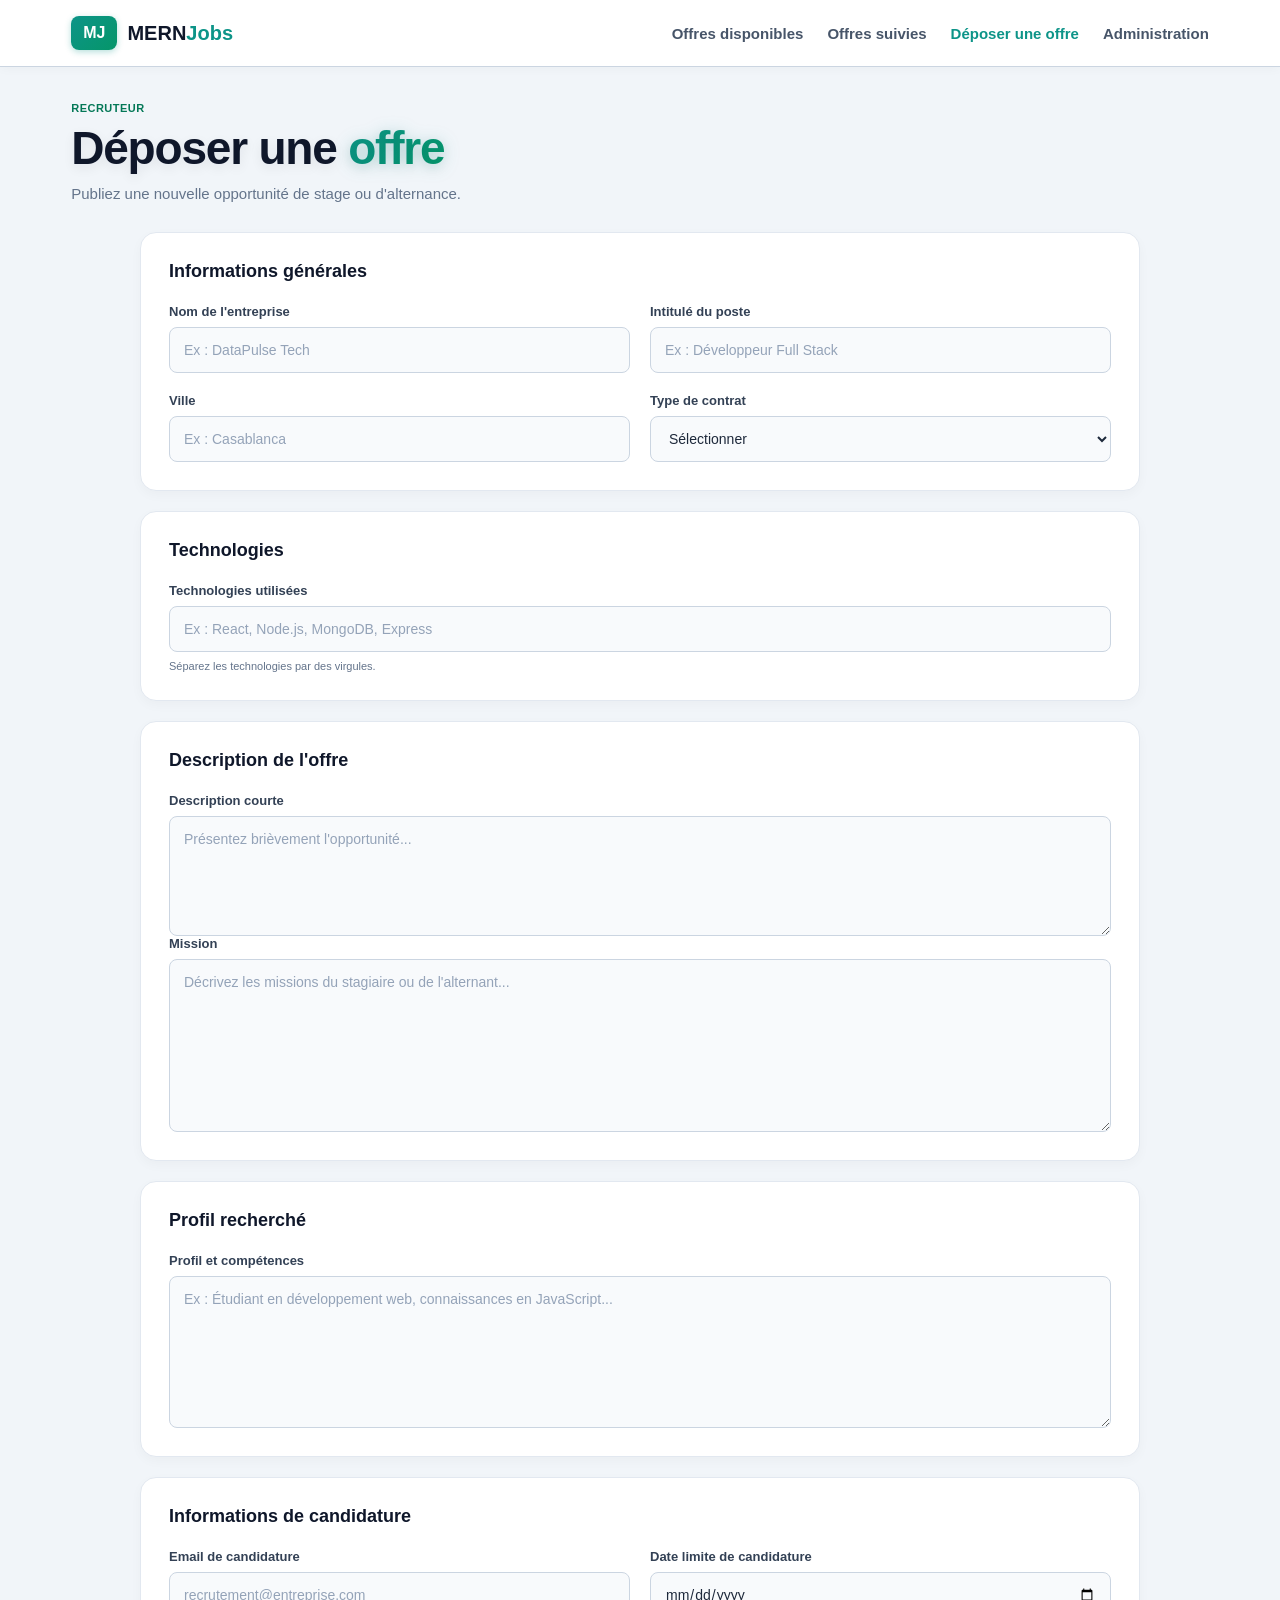
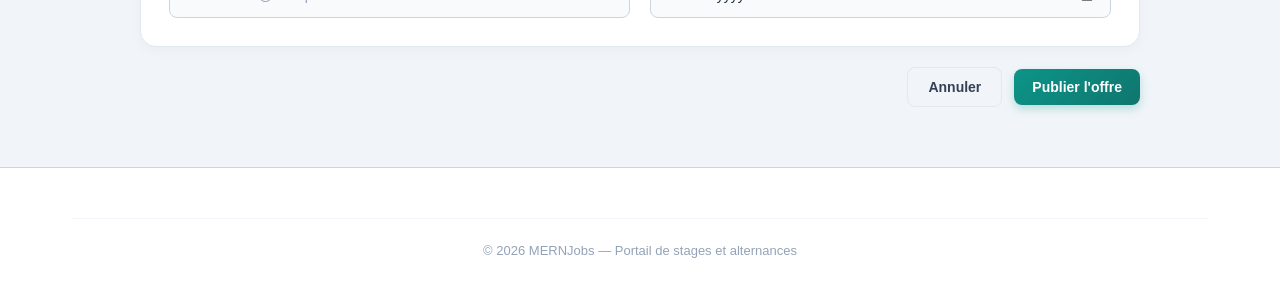
<file: deposer.html>
<!DOCTYPE html>
<html lang="fr">
<head>
    <meta charset="UTF-8">
    <meta name="viewport" content="width=device-width, initial-scale=1.0">
    <title>Déposer une offre - MERNJobs</title>
    <link rel="stylesheet" href="style.css">
</head>
<body>

<header class="header">
    <div class="container navbar">
        <div class="logo-brand">
            <div class="logo-icon">MJ</div>
            <div class="logo-text">
                MERN<span>Jobs</span>
            </div>
        </div>
        <nav class="nav-links">
            <a href="index.html">Offres disponibles</a>
            <a href="offres-suivies.html">Offres suivies</a>
            <a href="deposer-offre.html" class="active">Déposer une offre</a>
            <a href="admin.html">Administration</a>
        </nav>
    </div>
</header>

<main class="container">
    <div class="form-header">
        <div class="page-badge">RECRUTEUR</div>
        <h1>
            Déposer une <span>offre</span>
        </h1>
        <p class="subtitle">
            Publiez une nouvelle opportunité de stage ou d'alternance.
        </p>
    </div>

    <form class="offer-form">

        <section class="form-section">

            <h2>Informations générales</h2>

            <div class="form-grid">
                <div class="form-group">
                    <label for="company">
                        Nom de l'entreprise
                    </label>
                    <input
                        type="text"
                        id="company"
                        name="company"
                        placeholder="Ex : DataPulse Tech"
                        required>
                </div>
                <div class="form-group">
                    <label for="title">
                        Intitulé du poste
                    </label>

                    <input
                        type="text"
                        id="title"
                        name="title"
                        placeholder="Ex : Développeur Full Stack"
                        required>
                </div>
                <div class="form-group">
                    <label for="city">
                        Ville
                    </label>

                    <input
                        type="text"
                        id="city"
                        name="city"
                        placeholder="Ex : Casablanca"
                        required>
                </div>


                <div class="form-group">
                    <label for="contract">
                        Type de contrat
                    </label>

                    <select id="contract" name="contract" required>
                        <option value="">Sélectionner</option>
                        <option value="stage">Stage</option>
                        <option value="alternance">Alternance</option>
                    </select>
                </div>
            </div>
        </section>

        <section class="form-section">
            <h2>Technologies</h2>
            <div class="form-group">
                <label for="technologies">
                    Technologies utilisées
                </label>
                <input
                    type="text"
                    id="technologies"
                    name="technologies"
                    placeholder="Ex : React, Node.js, MongoDB, Express">
                <small>
                    Séparez les technologies par des virgules.
                </small>
            </div>
        </section>
        <section class="form-section">
            <h2>Description de l'offre</h2>
            <div class="form-group">
                <label for="description">
                    Description courte
                </label>

                <textarea
                    id="description"
                    name="description"
                    rows="4"
                    placeholder="Présentez brièvement l'opportunité..."
                    required></textarea>

            </div>
            <div class="form-group">
                <label for="mission">
                    Mission
                </label>
                <textarea
                    id="mission"
                    name="mission"
                    rows="7"
                    placeholder="Décrivez les missions du stagiaire ou de l'alternant..."
                    required></textarea>
            </div>
        </section>

        <section class="form-section">
            <h2>Profil recherché</h2>
            <div class="form-group">
                <label for="profile">
                    Profil et compétences
                </label>
                <textarea
                    id="profile"
                    name="profile"
                    rows="6"
                    placeholder="Ex : Étudiant en développement web, connaissances en JavaScript..."
                    required></textarea>
            </div>
        </section>

        <section class="form-section">
            <h2>Informations de candidature</h2>
            <div class="form-grid">
                <div class="form-group">
                    <label for="email">
                        Email de candidature
                    </label>
                    <input
                        type="email"
                        id="email"
                        name="email"
                        placeholder="recrutement@entreprise.com"
                        required>
                </div>
                <div class="form-group">
                    <label for="deadline">
                        Date limite de candidature
                    </label>
                    <input
                        type="date"
                        id="deadline"
                        name="deadline">
                </div>
            </div>
        </section>

        <div class="form-actions">
            <a href="index.html" class="btn-secondary">
                Annuler
            </a>
            <button type="submit" class="btn-primary">
                Publier l'offre
            </button>
        </div>
    </form>

</main>
<!-- Footer -->
<footer class="footer">
    <div class="container">
        <div class="footer-bottom">
            © 2026 MERNJobs — Portail de stages et alternances
        </div>
    </div>
</footer>



</body>
</html>
</file>
<file: style.css>
* {
    box-sizing: border-box;
    margin: 0;
    padding: 0;
    font-family: Arial, sans-serif;
}

body {
    background-color: #f1f5f9;
    color: #0f172a;
}

.container {
    width: 92%;
    max-width: 1600px;
    margin: 0 auto;
    padding: 0 20px;
}

.header {
    background-color: #ffffff;
    border-bottom: 1px solid #cbd5e1;
    padding: 16px 0;
    margin-bottom: 35px;
    box-shadow: 0 2px 10px rgba(0, 0, 0, 0.03);
}

.navbar {
    display: flex;
    justify-content: space-between;
    align-items: center;
}

.logo-brand {
    display: flex;
    align-items: center;
    gap: 10px;
}

.logo-icon {
    background: linear-gradient(135deg, #0d9488, #059669);
    color: #ffffff;
    font-weight: bold;
    padding: 8px 12px;
    border-radius: 8px;
    font-size: 16px;
    box-shadow: 0 2px 6px rgba(13, 148, 136, 0.3);
}

.logo-text {
    font-weight: 800;
    font-size: 20px;
    color: #0f172a;
}

.logo-text span {
    color: #0d9488;
}

.nav-links {
    display: flex;
    gap: 24px;
}

.nav-links a {
    text-decoration: none;
    color: #475569;
    font-size: 15px;
    font-weight: 600;
    transition: color 0.2s ease;
}

.nav-links a.active, .nav-links a:hover {
    color: #0d9488;
}

.nav-actions {
    display: flex;
    align-items: center;
    gap: 16px;
}

.btn-link {
    text-decoration: none;
    color: #1e293b;
    font-size: 14px;
    font-weight: 700;
}

.btn-primary {
    text-decoration: none;
    background: linear-gradient(135deg, #0d9488, #0f766e);
    color: #ffffff;
    padding: 10px 18px;
    border-radius: 8px;
    font-size: 14px;
    font-weight: bold;
    box-shadow: 0 4px 10px rgba(13, 148, 136, 0.25);
    transition: all 0.2s ease;
}

.btn-primary:hover {
    background: linear-gradient(135deg, #0f766e, #115e59);
    box-shadow: 0 6px 16px rgba(13, 148, 136, 0.35);
    transform: translateY(-2px);
}

/* Section Principale */
main {
    margin-bottom: 60px;
}

h1 {
    font-family: 'Inter', sans-serif;
    font-size: 46px;
    font-weight: 900;
    letter-spacing: -1.2px;
    line-height: 1.15;
    margin-bottom: 28px;
    color: #0f172a;
    text-shadow: 0 4px 12px rgba(15, 23, 42, 0.08);
}

h1 span {
    background: linear-gradient(135deg, #0d9488 0%, #059669 100%);
    -webkit-background-clip: text;
    -webkit-text-fill-color: transparent;
    display: inline-block;
    filter: drop-shadow(0 2px 8px rgba(13, 148, 136, 0.25));
}

/* Carte de recherche */
.search-card {
    background: #ffffff;
    padding: 24px;
    border-radius: 16px;
    border: 1px solid #e2e8f0;
    box-shadow: 0 8px 20px rgba(0, 0, 0, 0.04);
    margin-bottom: 35px;
    transition: box-shadow 0.3s ease;
}

.search-card:hover {
    box-shadow: 0 12px 28px rgba(0, 0, 0, 0.07);
}

.inputs-row {
    display: flex;
    gap: 12px;
    margin-bottom: 18px;
}

.input-group {
    flex: 1;
    padding: 14px 16px;
    background-color: #f8fafc;
    border-radius: 10px;
    border: 1px solid #cbd5e1;
    color: #1e293b;
    font-size: 14px;
    outline: none;
}

.input-group:focus {
    border-color: #0d9488;
    background-color: #ffffff;
}

.icon-btn {
    width: 48px;
    background-color: #e2e8f0;
    border: none;
    border-radius: 10px;
    cursor: pointer;
    font-size: 18px;
    color: #334155;
    transition: all 0.2s ease;
}

.icon-btn:hover {
    background-color: #cbd5e1;
    transform: rotate(180deg);
}

.tags-row {
    display: flex;
    align-items: center;
    gap: 10px;
    flex-wrap: wrap;
    font-size: 12px;
    font-weight: bold;
    color: #334155;
}

.tag {
    padding: 7px 14px;
    border-radius: 20px;
    background-color: #f1f5f9;
    color: #475569;
    text-decoration: none;
    font-weight: 600;
    border: 1px solid #e2e8f0;
    transition: all 0.2s ease;
}

.tag:hover:not(.active) {
    background-color: #e2e8f0;
    color: #0f172a;
    transform: translateY(-1px);
}

.tag.active {
    background-color: #047857;
    color: #ffffff;
    font-weight: bold;
    border-color: #047857;
    box-shadow: 0 2px 8px rgba(4, 120, 87, 0.25);
}

/* En-tête de section */
.section-header {
    display: flex;
    align-items: center;
    gap: 12px;
    margin-bottom: 24px;
}

.section-header h2 {
    font-size: 20px;
    color: #0f172a;
}

.badge-count {
    background-color: #d1fae5;
    color: #047857;
    padding: 6px 12px;
    border-radius: 20px;
    font-size: 12px;
    font-weight: 800;
    border: 1px solid #a7f3d0;
}

/* Grille et Cartes */
.grid {
    display: flex;
    flex-wrap: wrap;
    gap: 24px;
}

.card {
    background: #ffffff;
    border-radius: 16px;
    padding: 24px;
    flex: 1 1 calc(33.333% - 24px);
    min-width: 320px;
    border: 1px solid #e2e8f0;
    box-shadow: 0 4px 12px rgba(0, 0, 0, 0.03);
    display: flex;
    flex-direction: column;
    justify-content: space-between;
    transition: all 0.25s ease;
}

.card:hover {
    transform: translateY(-5px);
    box-shadow: 0 16px 30px rgba(0, 0, 0, 0.08);
    border-color: #94a3b8;
}

.card-header {
    display: flex;
    justify-content: space-between;
    align-items: flex-start;
    margin-bottom: 14px;
}

.company-info {
    display: flex;
    gap: 12px;
    align-items: center;
}

.logo {
    width: 42px;
    height: 42px;
    background: linear-gradient(135deg, #e2e8f0, #cbd5e1);
    border-radius: 8px;
    display: flex;
    align-items: center;
    justify-content: center;
    font-weight: 800;
    font-size: 15px;
    color: #1e293b;
}

.company-name {
    font-weight: 700;
    font-size: 15px;
    color: #0f172a;
}

.location {
    font-size: 12px;
    color: #64748b;
    margin-top: 2px;
}

.bookmark {
    color: #94a3b8;
    font-size: 18px;
    cursor: pointer;
    transition: all 0.2s ease;
}

.bookmark:hover {
    transform: scale(1.25);
    color: #0d9488;
}

.badges {
    display: flex;
    flex-wrap: wrap;
    gap: 6px;
    margin-bottom: 14px;
}

.badge-type {
    background-color: #d1fae5;
    color: #065f46;
    font-size: 11px;
    font-weight: 800;
    padding: 5px 8px;
    border-radius: 6px;
    text-transform: uppercase;
    border: 1px solid #a7f3d0;
}

.badge-type.orange {
    background-color: #ffedd5;
    color: #9a3412;
    border-color: #fed7aa;
}

.badge-gray {
    background-color: #f1f5f9;
    color: #475569;
    font-size: 11px;
    font-weight: 600;
    padding: 5px 8px;
    border-radius: 6px;
    border: 1px solid #e2e8f0;
}

.job-title {
    font-size: 18px;
    margin-bottom: 10px;
    color: #0f172a;
    transition: color 0.2s ease;
}

.card:hover .job-title {
    color: #0d9488;
}

.job-desc {
    font-size: 13px;
    color: #475569;
    line-height: 1.5;
    margin-bottom: 18px;
}

.tech-stack {
    display: flex;
    gap: 6px;
    flex-wrap: wrap;
    margin-bottom: 22px;
}

.tech {
    background-color: #f1f5f9;
    border: 1px solid #cbd5e1;
    color: #1e293b;
    font-size: 11px;
    padding: 4px 9px;
    border-radius: 6px;
    font-weight: 700;
}

.card-footer {
    display: flex;
    justify-content: space-between;
    align-items: center;
    border-top: 1px solid #f1f5f9;
    padding-top: 14px;
}

.perk {
    font-size: 12px;
    color: #047857;
    font-weight: 700;
}

.perk.orange {
    color: #c2410c;
}

.btn-details {
    background-color: #f1f5f9;
    border: 1px solid #e2e8f0;
    padding: 8px 14px;
    border-radius: 8px;
    font-size: 12px;
    font-weight: 700;
    color: #1e293b;
    cursor: pointer;
    transition: all 0.2s ease;
}

.btn-details:hover {
    background-color: #0d9488;
    color: #ffffff;
    border-color: #0d9488;
    box-shadow: 0 4px 10px rgba(13, 148, 136, 0.25);
}

/* Footer */
.footer {
    background-color: #ffffff;
    border-top: 1px solid #cbd5e1;
    padding-top: 50px;
    margin-top: 60px;
}

.footer-content {
    display: flex;
    justify-content: space-between;
    gap: 40px;
    margin-bottom: 40px;
}

.footer-col {
    flex: 1;
}

.footer-desc {
    font-size: 13px;
    color: #64748b;
    margin-top: 14px;
    line-height: 1.6;
}

.footer-col h4 {
    font-size: 15px;
    color: #0f172a;
    margin-bottom: 14px;
}

.footer-col ul {
    list-style: none;
}

.footer-col li {
    margin-bottom: 10px;
}

.footer-col a {
    text-decoration: none;
    color: #64748b;
    font-size: 14px;
    transition: color 0.2s ease;
}

.footer-col a:hover {
    color: #0d9488;
}

.footer-bottom {
    border-top: 1px solid #f1f5f9;
    padding: 24px 0;
    text-align: center;
    font-size: 13px;
    color: #94a3b8;
}
.page-badge {
    color: #047857;
    font-size: 11px;
    font-weight: 800;
    letter-spacing: 0.5px;
    margin-bottom: 8px;
}
.subtitle {
    color: #64748b;
    font-size: 15px;
    margin-top: -18px;
    margin-bottom: 30px;
}
.saved-jobs-list {
    display: flex;
    flex-direction: column;
    gap: 16px;
}
.saved-card {
    background: #ffffff;
    border-radius: 12px;
    padding: 20px 24px;
    border: 1px solid #e2e8f0;
    box-shadow: 0 4px 12px rgba(0, 0, 0, 0.03);
    display: flex;
    justify-content: space-between;
    align-items: center;
    transition: all 0.25s ease;
}
.saved-card:hover {
    transform: translateY(-2px);
    box-shadow: 0 10px 24px rgba(0, 0, 0, 0.06);
    border-color: #cbd5e1;
}
.saved-card-left {
    display: flex;
    gap: 20px;
    align-items: flex-start;
}
.saved-card-content {
    display: flex;
    flex-direction: column;
    gap: 8px;
}
.title-row {
    display: flex;
    align-items: center;
    gap: 12px;
}
.job-title-list {
    font-size: 18px;
    font-weight: 800;
    color: #0f172a;
}
.meta-row {
    font-size: 13px;
    color: #64748b;
}
.meta-row strong {
    color: #1e293b;
}
.saved-card-content .tech-stack {
    margin-bottom: 0;
    margin-top: 4px;
}
.saved-card-actions {
    display: flex;
    gap: 10px;
}
.btn-action {
    background-color: #f1f5f9;
    border: 1px solid #e2e8f0;
    padding: 8px 14px;
    border-radius: 8px;
    font-size: 12px;
    font-weight: 700;
    color: #334155;
    cursor: pointer;
    display: flex;
    align-items: center;
    gap: 6px;
    transition: all 0.2s ease;
}
.btn-action:hover {
    background-color: #e2e8f0;
    color: #0f172a;
    transform: translateY(-1px);
    box-shadow: 0 2px 6px rgba(0, 0, 0, 0.05);
}

.admin-header {
    display: flex;
    justify-content: space-between;
    align-items: flex-start;
    margin-bottom: 24px;
}
.btn-create {
    display: flex;
    align-items: center;
    gap: 8px;
    padding: 12px 20px;
    font-size: 14px;
}
.admin-card {
    background: #ffffff;
    border-radius: 16px;
    border: 1px solid #e2e8f0;
    box-shadow: 0 4px 20px rgba(0, 0, 0, 0.03);
    padding: 24px;
}

.admin-filter-bar {
    display: flex;
    justify-content: space-between;
    align-items: center;
    gap: 16px;
    margin-bottom: 24px;
}
.search-input-wrapper {
    position: relative;
    flex: 1;
    max-width: 480px;
}
.search-icon {
    position: absolute;
    left: 14px;
    top: 50%;
    transform: translateY(-50%);
    font-size: 14px;
    color: #94a3b8;
}
.admin-search-input {
    width: 100%;
    padding: 10px 14px 10px 38px;
    background-color: #f8fafc;
    border: 1px solid #cbd5e1;
    border-radius: 8px;
    font-size: 13px;
    outline: none;
    transition: all 0.2s ease;
}
.admin-search-input:focus {
    background-color: #ffffff;
    border-color: #0d9488;
    box-shadow: 0 0 0 3px rgba(13, 148, 136, 0.1);
}
.filter-tabs {
    display: flex;
    background-color: #f1f5f9;
    padding: 4px;
    border-radius: 8px;
    gap: 4px;
}
.tab-btn {
    border: none;
    background: transparent;
    padding: 8px 14px;
    font-size: 13px;
    font-weight: 600;
    color: #64748b;
    border-radius: 6px;
    cursor: pointer;
    transition: all 0.2s ease;
}
.tab-btn.active {
    background-color: #0d9488;
    color: #ffffff;
    box-shadow: 0 2px 6px rgba(13, 148, 136, 0.25);
}
.table-responsive {
    overflow-x: auto;
}
.admin-table {
    width: 100%;
    border-collapse: collapse;
    text-align: left;
}
.admin-table th {
    font-size: 11px;
    font-weight: 800;
    color: #64748b;
    letter-spacing: 0.5px;
    padding: 12px 16px;
    border-bottom: 2px solid #f1f5f9;
}
.admin-table td {
    padding: 16px;
    border-bottom: 1px solid #f1f5f9;
    vertical-align: middle;
}
.admin-table tbody tr {
    transition: background-color 0.15s ease;
}
.admin-table tbody tr:hover {
    background-color: #f8fafc;
}
.company-name, .job-role {
    font-weight: 700;
    font-size: 14px;
    color: #0f172a;
}
.company-sub, .job-sub {
    font-size: 12px;
    color: #64748b;
    margin-top: 2px;
}
.loc-text, .date-text {
    font-size: 13px;
    color: #475569;
}
.tech-stack-mini {
    display: flex;
    gap: 4px;
    flex-wrap: wrap;
}
.tech-stack-mini span {
    background-color: #f1f5f9;
    border: 1px solid #e2e8f0;
    color: #334155;
    font-size: 10px;
    font-weight: 700;
    padding: 3px 6px;
    border-radius: 4px;
}
.action-buttons {
    display: flex;
    gap: 6px;
    justify-content: flex-end;
}
.btn-icon-action {
    background: transparent;
    border: 1px solid #e2e8f0;
    border-radius: 6px;
    width: 32px;
    height: 32px;
    display: flex;
    align-items: center;
    justify-content: center;
    cursor: pointer;
    font-size: 13px;
    transition: all 0.2s ease;
}
.btn-icon-action:hover {
    background-color: #f1f5f9;
    border-color: #cbd5e1;

}
.btn-icon-action.delete:hover {
    background-color: #fef2f2;
    border-color: #fca5a5;
    color: #dc2626;
}

.text-right {
    text-align: right;
}

.breadcrumb-row {
    display: flex;
    justify-content: space-between;
    align-items: center;
    margin-bottom: 20px;
    font-size: 13px;
}
.breadcrumb {
    color: #64748b;
}
.breadcrumb a {
    color: #64748b;
    text-decoration: none;
}
.breadcrumb a:hover {
    color: #0d9488;
}
.breadcrumb span {
    color: #0f172a;
    font-weight: 600;
}
.back-link {
    color: #475569;
    text-decoration: none;
    font-weight: 700;
    transition: color 0.2s ease;
}
.back-link:hover {
    color: #0d9488;
}
.job-detail-header {
    display: flex;
    justify-content: space-between;
    align-items: center;
    padding-bottom: 20px;
    border-bottom: 1px solid #e2e8f0;
    margin-bottom: 20px;
}
.company-brand-row {
    display: flex;
    gap: 16px;
    align-items: center;
}
.company-logo-large {
    width: 54px;
    height: 54px;
    background: #f1f5f9;
    border: 1px solid #cbd5e1;
    border-radius: 12px;
    display: flex;
    align-items: center;
    justify-content: center;
    font-size: 24px;
}
.company-title-wrap {
    display: flex;
    align-items: center;
    gap: 10px;
}
.company-title-wrap h2 {
    font-size: 20px;
    color: #0f172a;
}
.badge-partner {
    background-color: #d1fae5;
    color: #047857;
    font-size: 11px;
    font-weight: 800;
    padding: 3px 8px;
    border-radius: 6px;
}
.company-meta {
    font-size: 13px;
    color: #64748b;
    margin-top: 4px;
}
.company-meta a {
    color: #0d9488;
    text-decoration: none;
    font-weight: 600;
}

.job-detail-title {
    font-size: 26px;
    font-weight: 900;
    margin-bottom: 16px;
    color: #0f172a;
}
.job-key-info {
    display: flex;
    flex-wrap: wrap;
    gap: 8px;
    margin-bottom: 30px;
}
.key-badge {
    background-color: #f1f5f9;
    border: 1px solid #cbd5e1;
    color: #334155;
    font-size: 12px;
    font-weight: 700;
    padding: 6px 12px;
    border-radius: 8px;
}
.key-badge.highlight {
    background-color: #d1fae5;
    color: #065f46;
    border-color: #a7f3d0;
}
.key-badge.alert {
    background-color: #ffedd5;
    color: #9a3412;
    border-color: #fed7aa;
}
.key-badge.perk {
    background-color: #e0f2fe;
    color: #0369a1;
    border-color: #bae6fd;
}

.job-detail-grid {
    display: grid;
    grid-template-columns: 2fr 1fr;
    gap: 30px;
}
.detail-main-content {
    display: flex;
    flex-direction: column;
    gap: 30px;
}
.detail-section {
    background: #ffffff;
    padding: 28px;
    border-radius: 16px;
    border: 1px solid #e2e8f0;
    box-shadow: 0 4px 12px rgba(0, 0, 0, 0.02);
}
.detail-section h3 {
    font-size: 18px;
    color: #0f172a;
    margin-bottom: 16px;
    display: flex;
    align-items: center;
    gap: 8px;
}
.intro-text {
    font-size: 14px;
    color: #475569;
    line-height: 1.6;
    margin-bottom: 16px;
}

.missions-list {
    list-style: none;
    display: flex;
    flex-direction: column;
    gap: 12px;
}
.missions-list li {
    font-size: 14px;
    color: #334155;
    line-height: 1.5;
    position: relative;
    padding-left: 24px;
}
.missions-list li::before {
    content: "✓";
    position: absolute;
    left: 0;
    color: #0d9488;
    font-weight: bold;
}
.requirements-box {
    display: grid;
    grid-template-columns: 1fr 1fr;
    gap: 20px;
    background-color: #f8fafc;
    padding: 20px;
    border-radius: 12px;
    border: 1px solid #e2e8f0;
    margin-top: 16px;
}
.req-col h4 {
    font-size: 13px;
    color: #0f172a;
    margin-bottom: 10px;
}
.req-col ul {
    list-style-type: disc;
    padding-left: 18px;
    font-size: 13px;
    color: #475569;
}
.req-col li {
    margin-bottom: 6px;
}

.detail-sidebar {
    display: flex;
    flex-direction: column;
    gap: 20px;
}
.sidebar-card {
    background: #ffffff;
    padding: 24px;
    border-radius: 16px;
    border: 1px solid #e2e8f0;
    box-shadow: 0 4px 12px rgba(0, 0, 0, 0.02);
}
.sidebar-card h3 {
    font-size: 16px;
    color: #0f172a;
    margin-bottom: 16px;
    display: flex;
    align-items: center;
    gap: 8px;
}
.tech-tags {
    display: flex;
    flex-wrap: wrap;
    gap: 8px;
}
.tech-tag {
    background-color: #f1f5f9;
    border: 1px solid #cbd5e1;
    color: #334155;
    font-size: 12px;
    font-weight: 700;
    padding: 5px 10px;
    border-radius: 6px;
}
.tech-tag.primary {
    background-color: #6ee7b7;
    border-color: #34d399;
    color: #064e3b;
}

.contact-info-block {
    margin-bottom: 14px;
    background-color: #f8fafc;
    padding: 12px;
    border-radius: 8px;
    border: 1px solid #f1f5f9;
}
.contact-info-block.flex-between {
    display: flex;
    justify-content: space-between;
    align-items: center;
}
.info-label {
    display: block;
    font-size: 11px;
    color: #64748b;
    font-weight: 700;
    margin-bottom: 4px;
}
.contact-email {
    color: #0d9488;
    text-decoration: none;
    font-weight: 700;
    font-size: 13px;
    word-break: break-all;
}
.contact-text {
    font-size: 13px;
    color: #1e293b;
}
.date-limit {
    font-size: 12px;
    font-weight: 800;
    color: #0f172a;
}
.bottom-back-wrapper {
    margin-top: 40px;
    text-align: center;
}

.mobile-bottom-nav {
    display: none;
}

@media (max-width: 992px) {
    .nav-links, 
    .nav-actions {
        display: none;
    }
    .header {
        margin-bottom: 20px;
        padding: 12px 0;
    }
    .mobile-bottom-nav {
        display: flex;
        justify-content: space-around;
        align-items: center;
        position: fixed;
        bottom: 0;
        left: 0;
        right: 0;
        height: 64px;
        background-color: #ffffff;
        border-top: 1px solid #e2e8f0;
        box-shadow: 0 -4px 12px rgba(0, 0, 0, 0.05);
        z-index: 1000;
        padding: 0 10px;
    }
    .mobile-nav-item {
        display: flex;
        flex-direction: column;
        align-items: center;
        justify-content: center;
        text-decoration: none;
        color: #64748b;
        font-size: 11px;
        font-weight: 700;
        gap: 3px;
        flex: 1;
        height: 100%;
        transition: color 0.2s ease;
    }
    .mobile-nav-icon {
        font-size: 20px;
    }
    .mobile-nav-item.active {
        color: #0d9488;
    }

    body {
        padding-bottom: 75px;
    }
    .grid {
        flex-direction: column;
        gap: 16px;
    }
    .card {
        width: 100%;
        min-width: 100%;
    }
    .job-detail-grid {
        grid-template-columns: 1fr;
        gap: 20px;
    }
    .requirements-box {
        grid-template-columns: 1fr;
    }
    .saved-card {
        flex-direction: column;
        align-items: flex-start;
        gap: 16px;
    }
    .saved-card-actions {
        width: 100%;
        justify-content: flex-end;
        border-top: 1px solid #f1f5f9;
        padding-top: 12px;
    }
    .admin-header {
        flex-direction: column;
        gap: 16px;
    }
    .btn-create {
        width: 100%;
        justify-content: center;
    }
    .admin-filter-bar {
        flex-direction: column;
        align-items: stretch;
    }
    .search-input-wrapper {
        max-width: 100%;
    }
    .filter-tabs {
        width: 100%;
        justify-content: space-between;
    }
    .tab-btn {
        flex: 1;
        text-align: center;
    }
}
@media (max-width: 576px) {
    h1 {
        font-size: 32px;
    }

    .job-detail-title {
        font-size: 22px;
    }
    .inputs-row {
        flex-direction: column;
    }
    .icon-btn {
        width: 100%;
        height: 44px;
    }
    .footer-content {
        flex-direction: column;
        gap: 24px;
    }
    .job-detail-header {
        flex-direction: column;
        align-items: flex-start;
        gap: 16px;
    }
    .btn-bookmark {
        width: 100%;
    }
}
@media (max-width: 768px) {

.form-grid {
    grid-template-columns: 1fr;
}

.form-section {
    padding: 20px;
}

.form-actions {
    flex-direction: column-reverse;
    align-items: stretch;
}

.form-actions .btn-primary,
.btn-secondary {
    width: 100%;
    text-align: center;
    justify-content: center;
}
}
.form-header {
margin-bottom: 30px;
}

.offer-form {
max-width: 1000px;
margin: 0 auto;
}

.form-section {
background-color: #ffffff;
border: 1px solid #e2e8f0;
border-radius: 16px;
padding: 28px;
margin-bottom: 20px;
box-shadow: 0 4px 12px rgba(0, 0, 0, 0.03);
}

.form-section h2 {
font-size: 18px;
color: #0f172a;
margin-bottom: 22px;
}

.form-grid {
display: grid;
grid-template-columns: 1fr 1fr;
gap: 20px;
}

.form-group {
display: flex;
flex-direction: column;
gap: 8px;
}

.form-group label {
font-size: 13px;
font-weight: 700;
color: #334155;
}

.form-group input,
.form-group select,
.form-group textarea {
width: 100%;
padding: 12px 14px;
background-color: #f8fafc;
border: 1px solid #cbd5e1;
border-radius: 8px;
color: #1e293b;
font-family: inherit;
font-size: 14px;
outline: none;
transition: all 0.2s ease;
}

.form-group input,
.form-group select {
height: 46px;
}

.form-group textarea {
resize: vertical;
min-height: 120px;
line-height: 1.5;
}

.form-group input:focus,
.form-group select:focus,
.form-group textarea:focus {
background-color: #ffffff;
border-color: #0d9488;
box-shadow: 0 0 0 3px rgba(13, 148, 136, 0.1);
}

.form-group input::placeholder,
.form-group textarea::placeholder {
color: #94a3b8;
}

.form-group small {
font-size: 11px;
color: #64748b;
}

.form-actions {
display: flex;
justify-content: flex-end;
align-items: center;
gap: 12px;
margin-top: 10px;
margin-bottom: 40px;
}

.btn-secondary {
text-decoration: none;
background-color: #f1f5f9;
border: 1px solid #e2e8f0;
color: #334155;
padding: 11px 20px;
border-radius: 8px;
font-size: 14px;
font-weight: 700;
transition: all 0.2s ease;
}

.btn-secondary:hover {
background-color: #e2e8f0;
}

.form-actions .btn-primary {
border: none;
cursor: pointer;
}
</file>
